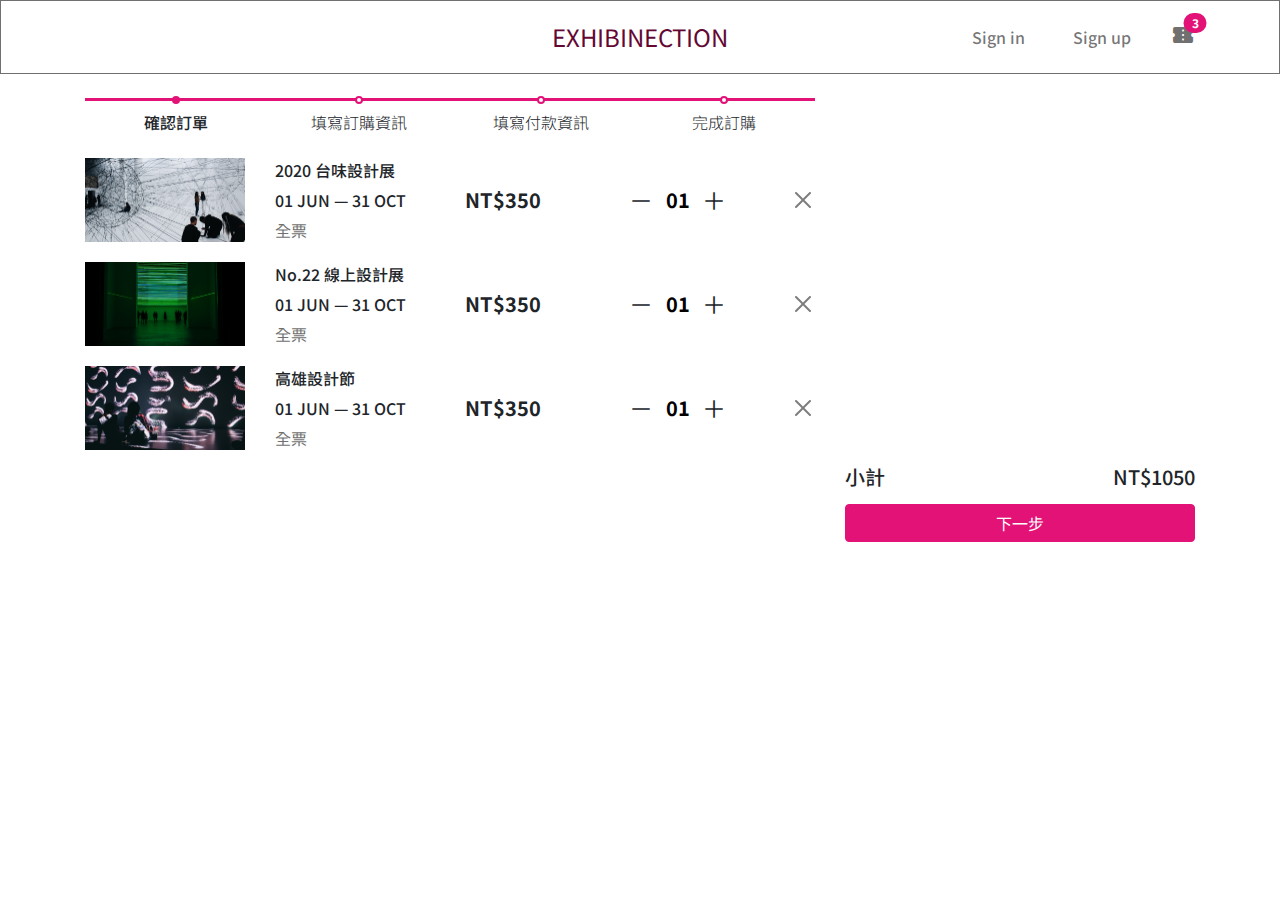
<file: cart-checkout.html>
<!DOCTYPE html>
<html lang="en">

  <head>
    <meta charset="UTF-8">
    <meta name="viewport" content="width=device-width, initial-scale=1.0">
    <meta http-equiv="X-UA-Compatible" content="ie=edge">
    <title>EXHIBINECTION</title>
    <link
      href="https://fonts.googleapis.com/css?family=Material+Icons|Material+Icons+Outlined|Material+Icons+Two+Tone|Material+Icons+Round|Material+Icons+Sharp"
      rel="stylesheet">
      <link rel="stylesheet" href="https://unpkg.com/aos@2.3.1/dist/aos.css">
    <link rel="stylesheet" href="./assets/style/all.css">
  </head>

  <body>

    <!-- 頁首導覽列 -->
<nav class="navbar navbar-expand-lg navbar-light border border-light">
    <div class="container position-relative">
        <!-- 漢堡 -->
        <button class="navbar-toggler" type="button" data-bs-toggle="collapse" data-bs-target="#navbarMenu" aria-controls="navbarMenu" aria-expanded="false" aria-label="Toggle navigation">
            <span class="navbar-toggler-icon"></span>
        </button>
        <!-- 網站 Logo -->
        <a class="navbar-brand position-absolute top-50 start-50 translate-middle" href="./index.html">
            <h1 class="h4 fw-normal lh-1 text-primary">EXHIBINECTION</h1>
        </a>
        <!-- 觸發 Cart 購物車 -->
        <a class="nav-link order-lg-3 p-0 position-relative" href="#" data-bs-toggle="offcanvas" data-bs-target="#cart" aria-controls="cart" data-bs-scroll="true" tabindex="-1">
            <span class="material-icons fz-24">
                confirmation_number
            </span>
            <span class="py-1 px-2 fs-12 bg-secondary text-white position-absolute top-0 start-100 translate-middle badge rounded-pill">3</span>
        </a>
        <!-- NavbarMenu -->
        <div class="collapse navbar-collapse jc-fe ai-c" id="navbarMenu">
            <ul class="navbar-nav">
                <li class="nav-item me-32">
                <a class="nav-link h6" href="#">Sign in</a>
                </li>
                <li class="nav-item me-32">
                <a class="nav-link h6" href="#">Sign up</a>
                </li>
            </ul>
        </div>
    </div>
</nav>

<!-- Cart 購物車內容 -->
<div class="offcanvas offcanvas-end bg-black" tabindex="-1" id="cart" aria-labelledby="cartLabel">
  
  <!-- Cart 購物車 offcanvas-header -->
  <div class="offcanvas-header pt-32 ps-32">
    <h2 id="cartLabel" class="text-white">Cart List</h3>
  </div>

  <!-- Cart 購物車 offcanvas-body -->
  <div class="offcanvas-body fashion-scrollbar ps-32">
    
    <!-- Card 購物車卡片01 -->
    <div class="card rounded-2 pt-28 pb-24 ps-32 pe-24 mb-3 position-relative">
        <button type="button" class="btn-close position-absolute top-0 start-0 m-4" aria-label="Close"></button>
        <div class="row g-0">
          <div class="col-4">
            <img class="img-cover w-100 h-100" src="./assets/images/cart1.jpg" alt="...">
          </div>
          <div class="col-8 ps-16">
            <div class="card-body p-0 h6 d-flex jc-sb ai-c">
                <div class="card-body__info">
                    <h6 class="card-title mb-4">2020 台味設計展</h6>
                    <p class="card-text mb-4">01 JUN — 31 OCT</p>
                    <p class="card-text text-muted mb-14">全票</p>
                    <p class="card-text h5">NT$350</p>
                </div>
                <div class="btn-group d-flex jc-sa" style="width: 110px;" role="group" aria-label="Basic">
                    <button type="button" class="btn fw-bold">－</button>
                    <input type="text" class="form-control p-0 border-0 fw-bold text-black text-center" value="01">
                    <button type="button" class="btn fw-bold">＋</button>
                </div>
            </div>
          </div>
        </div>
    </div>
    
    <!-- Card 購物車卡片02 -->
    <div class="card rounded-2 pt-28 pb-24 ps-32 pe-24 mb-3 position-relative">
        <button type="button" class="btn-close position-absolute top-0 start-0 m-4" aria-label="Close"></button>
        <div class="row g-0">
          <div class="col-4">
            <img class="img-cover w-100 h-100" src="./assets/images/cart2.jpg" alt="...">
          </div>
          <div class="col-8 ps-16">
            <div class="card-body p-0 h6 d-flex jc-sb ai-c">
                <div class="card-body__info">
                    <h6 class="card-title mb-4">2020 台味設計展</h6>
                    <p class="card-text mb-4">01 JUN — 31 OCT</p>
                    <p class="card-text text-muted mb-14">全票</p>
                    <p class="card-text h5">NT$350</p>
                </div>
                <div class="btn-group d-flex jc-sa" style="width: 110px;" role="group" aria-label="Basic">
                    <button type="button" class="btn fw-bold">－</button>
                    <input type="text" class="form-control p-0 border-0 fw-bold text-black text-center" value="01">
                    <button type="button" class="btn fw-bold">＋</button>
                </div>
            </div>
          </div>
        </div>
    </div>
    
    <!-- Card 購物車卡片03 -->
    <div class="card rounded-2 pt-28 pb-24 ps-32 pe-24 mb-3 position-relative">
        <button type="button" class="btn-close position-absolute top-0 start-0 m-4" aria-label="Close"></button>
        <div class="row g-0">
          <div class="col-4">
            <img class="img-cover w-100 h-100" src="./assets/images/cart3.jpg" alt="...">
          </div>
          <div class="col-8 ps-16">
            <div class="card-body p-0 h6 d-flex jc-sb ai-c">
                <div class="card-body__info">
                    <h6 class="card-title mb-4">2020 台味設計展</h6>
                    <p class="card-text mb-4">01 JUN — 31 OCT</p>
                    <p class="card-text text-muted mb-14">全票</p>
                    <p class="card-text h5">NT$350</p>
                </div>
                <div class="btn-group d-flex jc-sa" style="width: 110px;" role="group" aria-label="Basic">
                    <button type="button" class="btn fw-bold">－</button>
                    <input type="text" class="form-control p-0 border-0 fw-bold text-black text-center" value="01">
                    <button type="button" class="btn fw-bold">＋</button>
                </div>
            </div>
          </div>
        </div>
    </div>

  </div>
  
  <!-- Cart 購物車 offcanvas-footer -->
  <div class="offcanvas-footer d-flex jc-sb ai-c pt-16 pb-16 ps-32 pe-32">
      <div class="cartCheckout-info d-flex ai-c">
        <p class="h5 text-white me-24">小計</p>
        <span class="h5 text-white">NT$1050</span>
      </div>
      <a href="./cart-checkout.html" class="btn btn-white px-4 py-2">前往結帳</a>
  </div>

</div>

    
<!-- Timeline -->
<div class="container">
    <div class="row">
        <div class="col-12 col-md-8">
            <div class="row g-0 | timeline">
                <div class="col-3">
                    <div class="timeline-pointer">
                        <h6 class="fz-14 fs-md-6 | mt-12">確認訂單</h6>
                    </div>
                </div>
                <div class="col-3">
                    <div class="timeline-pointer-undone">
                        <h6 class="fz-14 fs-md-6 fw-light | mt-12">填寫訂購資訊</h6>
                    </div>
                </div>
                <div class="col-3">
                    <div class="timeline-pointer-undone">
                        <h6 class="fz-14 fs-md-6 fw-light | mt-12">填寫付款資訊</h6>
                    </div>
                </div>
                <div class="col-3">
                    <div class="timeline-pointer-undone">
                        <h6 class="fz-14 fs-md-6 fw-light | mt-12">完成訂購</h6>
                    </div>
                </div>
            </div>
        </div>
    </div>
</div>

<div class="container">
    <div class="row flex-row-reverse flex-md-row">
        <!-- 訂單內容 -->
        <div class="col-12 col-md-8">
            <!-- 訂單 1 -->
            <div class="row | mb-20">
                <div class="col-3 h-84">
                    <img class="img-cover w-100 h-100" src="./assets/images/cart1.jpg" alt="2020 台味設計展">
                </div>
                <div class="col-3 d-flex flex-column jc-sb">
                    <h6>2020 台味設計展</h6>
                    <h6>01 JUN — 31 OCT</h6>
                    <p class="text-light">全票</p>
                </div>
                <div class="col-6 | d-flex jc-sb ai-c">
                    <h5 class="fw-bold | fs-6 fs-md-5">NT$350</h5>
                    <div class="w-100px | btn-group | d-flex jc-sa ai-c" role="group" aria-label="Basic">
                        <button type="button" class="btn | fs-5 fs-md-4">
                            －
                        </button>
                        <input 
                            style="width: 24px;"
                            type="text" 
                            class="fs-6 fs-md-5 p-0 border-0 fw-bold text-black text-center" 
                            value="01">
                        <button type="button" class="btn | fs-5 fs-md-4">
                            ＋
                        </button>
                    </div>
                    <button type="button" class="btn-close" aria-label="Close"></button>
                </div>
            </div>

            <!-- 訂單 2 -->
            <div class="row | mb-20">
                <div class="col-3 h-84">
                    <img class="img-cover w-100 h-100" src="./assets/images/cart2.jpg" alt="No.22 線上設計展">
                </div>
                <div class="col-3 d-flex flex-column jc-sb">
                    <h6>No.22 線上設計展</h6>
                    <h6>01 JUN — 31 OCT</h6>
                    <p class="text-light">全票</p>
                </div>
                <div class="col-6 | d-flex jc-sb ai-c">
                    <h5 class="fw-bold | fs-6 fs-md-5">NT$350</h5>
                    <div class="w-100px | btn-group | d-flex jc-sa ai-c" role="group" aria-label="Basic">
                        <button type="button" class="btn | fs-5 fs-md-4">
                            －
                        </button>
                        <input 
                            style="width: 24px;"
                            type="text" 
                            class="fs-6 fs-md-5 p-0 border-0 fw-bold text-black text-center" 
                            value="01">
                        <button type="button" class="btn | fs-5 fs-md-4">
                            ＋
                        </button>
                    </div>
                    <button type="button" class="btn-close" aria-label="Close"></button>
                </div>
            </div>

            <!-- 訂單 3 -->
            <div class="row">
                <div class="col-3 h-84">
                    <img class="img-cover w-100 h-100" src="./assets/images/cart3.jpg" alt="高雄設計節">
                </div>
                <div class="col-3 d-flex flex-column jc-sb">
                    <h6>高雄設計節</h6>
                    <h6>01 JUN — 31 OCT</h6>
                    <p class="text-light">全票</p>
                </div>
                <div class="col-6 | d-flex jc-sb ai-c">
                    <h5 class="fw-bold | fs-6 fs-md-5">NT$350</h5>
                    <div class="w-100px | btn-group | d-flex jc-sa ai-c" role="group" aria-label="Basic">
                        <button type="button" class="btn | fs-5 fs-md-4">
                            －
                        </button>
                        <input 
                            style="width: 24px;"
                            type="text" 
                            class="fs-6 fs-md-5 p-0 border-0 fw-bold text-black text-center" 
                            value="01">
                        <button type="button" class="btn | fs-5 fs-md-4">
                            ＋
                        </button>
                    </div>
                    <button type="button" class="btn-close" aria-label="Close"></button>
                </div>
            </div>

        </div>
        <!-- Info -->
        <div class="col-12 col-md-4"></div>
    </div>
    <div class="row | my-3">
        <!-- 下一步 -->
        <div class="col-12 offset-md-8 col-md-4">
            <!-- subtotal -->
            <div class="d-flex jc-sb | mb-12">
                <p class="h5">小計</p>
                <p class="h5">NT$1050</p>
            </div>
            <!-- Button -->
            <a href="./checkout-orderer.html">
                <button class="btn btn-secondary w-100" type="button">
                    下一步
                </button>
            </a>
        </div>
    </div>
</div>


    <!-- script -->
    <script src="https://unpkg.com/aos@2.3.1/dist/aos.js"></script>
    <script src="./assets/js/vendors.js"></script>
    <script src="./assets/js/all.js"></script>
  </body>

</html>
</file>
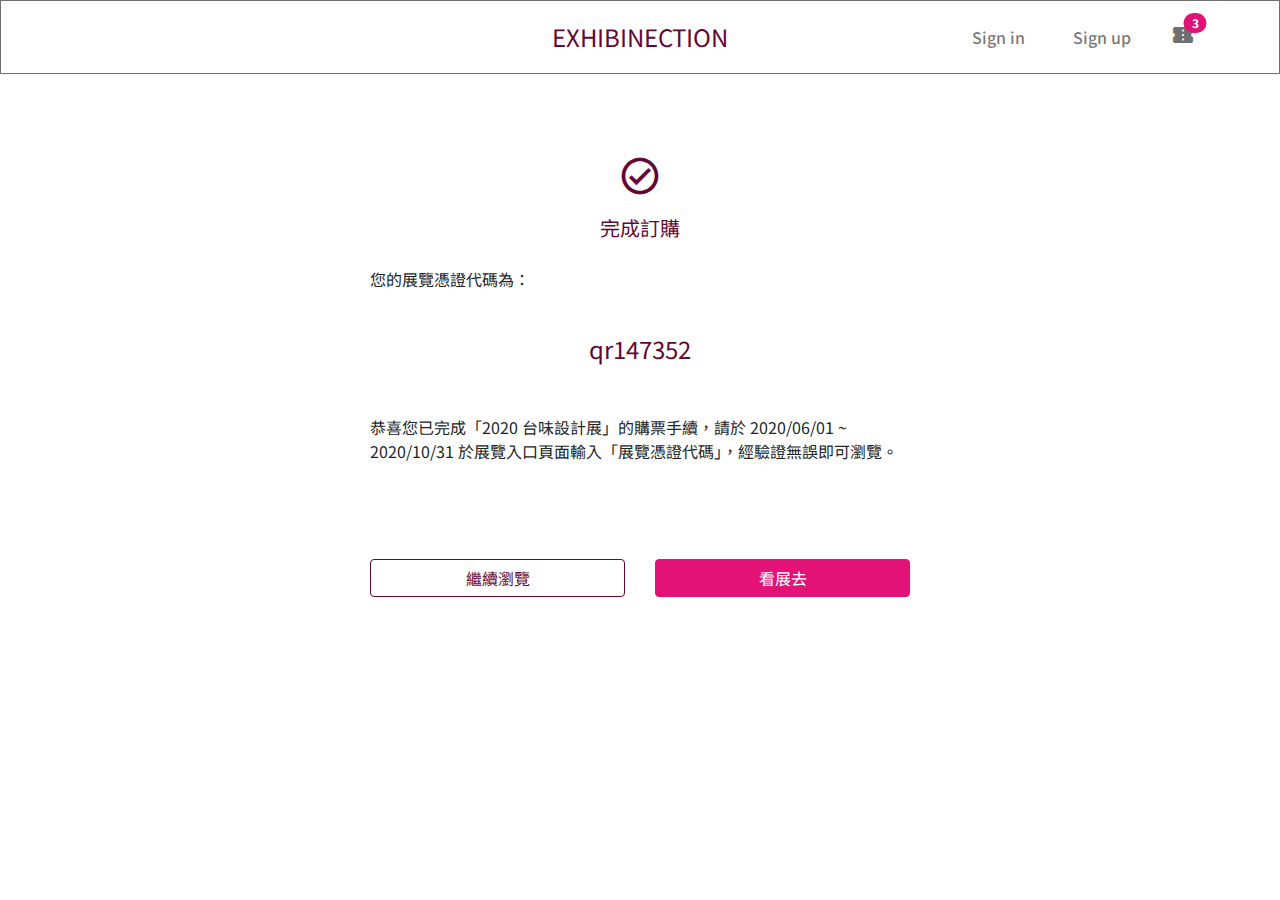
<file: checkout-complete.html>
<!DOCTYPE html>
<html lang="en">

  <head>
    <meta charset="UTF-8">
    <meta name="viewport" content="width=device-width, initial-scale=1.0">
    <meta http-equiv="X-UA-Compatible" content="ie=edge">
    <title>EXHIBINECTION</title>
    <link
      href="https://fonts.googleapis.com/css?family=Material+Icons|Material+Icons+Outlined|Material+Icons+Two+Tone|Material+Icons+Round|Material+Icons+Sharp"
      rel="stylesheet">
      <link rel="stylesheet" href="https://unpkg.com/aos@2.3.1/dist/aos.css">
    <link rel="stylesheet" href="./assets/style/all.css">
  </head>

  <body>

    <!-- 頁首導覽列 -->
<nav class="navbar navbar-expand-lg navbar-light border border-light">
    <div class="container position-relative">
        <!-- 漢堡 -->
        <button class="navbar-toggler" type="button" data-bs-toggle="collapse" data-bs-target="#navbarMenu" aria-controls="navbarMenu" aria-expanded="false" aria-label="Toggle navigation">
            <span class="navbar-toggler-icon"></span>
        </button>
        <!-- 網站 Logo -->
        <a class="navbar-brand position-absolute top-50 start-50 translate-middle" href="./index.html">
            <h1 class="h4 fw-normal lh-1 text-primary">EXHIBINECTION</h1>
        </a>
        <!-- 觸發 Cart 購物車 -->
        <a class="nav-link order-lg-3 p-0 position-relative" href="#" data-bs-toggle="offcanvas" data-bs-target="#cart" aria-controls="cart" data-bs-scroll="true" tabindex="-1">
            <span class="material-icons fz-24">
                confirmation_number
            </span>
            <span class="py-1 px-2 fs-12 bg-secondary text-white position-absolute top-0 start-100 translate-middle badge rounded-pill">3</span>
        </a>
        <!-- NavbarMenu -->
        <div class="collapse navbar-collapse jc-fe ai-c" id="navbarMenu">
            <ul class="navbar-nav">
                <li class="nav-item me-32">
                <a class="nav-link h6" href="#">Sign in</a>
                </li>
                <li class="nav-item me-32">
                <a class="nav-link h6" href="#">Sign up</a>
                </li>
            </ul>
        </div>
    </div>
</nav>

<!-- Cart 購物車內容 -->
<div class="offcanvas offcanvas-end bg-black" tabindex="-1" id="cart" aria-labelledby="cartLabel">
  
  <!-- Cart 購物車 offcanvas-header -->
  <div class="offcanvas-header pt-32 ps-32">
    <h2 id="cartLabel" class="text-white">Cart List</h3>
  </div>

  <!-- Cart 購物車 offcanvas-body -->
  <div class="offcanvas-body fashion-scrollbar ps-32">
    
    <!-- Card 購物車卡片01 -->
    <div class="card rounded-2 pt-28 pb-24 ps-32 pe-24 mb-3 position-relative">
        <button type="button" class="btn-close position-absolute top-0 start-0 m-4" aria-label="Close"></button>
        <div class="row g-0">
          <div class="col-4">
            <img class="img-cover w-100 h-100" src="./assets/images/cart1.jpg" alt="...">
          </div>
          <div class="col-8 ps-16">
            <div class="card-body p-0 h6 d-flex jc-sb ai-c">
                <div class="card-body__info">
                    <h6 class="card-title mb-4">2020 台味設計展</h6>
                    <p class="card-text mb-4">01 JUN — 31 OCT</p>
                    <p class="card-text text-muted mb-14">全票</p>
                    <p class="card-text h5">NT$350</p>
                </div>
                <div class="btn-group d-flex jc-sa" style="width: 110px;" role="group" aria-label="Basic">
                    <button type="button" class="btn fw-bold">－</button>
                    <input type="text" class="form-control p-0 border-0 fw-bold text-black text-center" value="01">
                    <button type="button" class="btn fw-bold">＋</button>
                </div>
            </div>
          </div>
        </div>
    </div>
    
    <!-- Card 購物車卡片02 -->
    <div class="card rounded-2 pt-28 pb-24 ps-32 pe-24 mb-3 position-relative">
        <button type="button" class="btn-close position-absolute top-0 start-0 m-4" aria-label="Close"></button>
        <div class="row g-0">
          <div class="col-4">
            <img class="img-cover w-100 h-100" src="./assets/images/cart2.jpg" alt="...">
          </div>
          <div class="col-8 ps-16">
            <div class="card-body p-0 h6 d-flex jc-sb ai-c">
                <div class="card-body__info">
                    <h6 class="card-title mb-4">2020 台味設計展</h6>
                    <p class="card-text mb-4">01 JUN — 31 OCT</p>
                    <p class="card-text text-muted mb-14">全票</p>
                    <p class="card-text h5">NT$350</p>
                </div>
                <div class="btn-group d-flex jc-sa" style="width: 110px;" role="group" aria-label="Basic">
                    <button type="button" class="btn fw-bold">－</button>
                    <input type="text" class="form-control p-0 border-0 fw-bold text-black text-center" value="01">
                    <button type="button" class="btn fw-bold">＋</button>
                </div>
            </div>
          </div>
        </div>
    </div>
    
    <!-- Card 購物車卡片03 -->
    <div class="card rounded-2 pt-28 pb-24 ps-32 pe-24 mb-3 position-relative">
        <button type="button" class="btn-close position-absolute top-0 start-0 m-4" aria-label="Close"></button>
        <div class="row g-0">
          <div class="col-4">
            <img class="img-cover w-100 h-100" src="./assets/images/cart3.jpg" alt="...">
          </div>
          <div class="col-8 ps-16">
            <div class="card-body p-0 h6 d-flex jc-sb ai-c">
                <div class="card-body__info">
                    <h6 class="card-title mb-4">2020 台味設計展</h6>
                    <p class="card-text mb-4">01 JUN — 31 OCT</p>
                    <p class="card-text text-muted mb-14">全票</p>
                    <p class="card-text h5">NT$350</p>
                </div>
                <div class="btn-group d-flex jc-sa" style="width: 110px;" role="group" aria-label="Basic">
                    <button type="button" class="btn fw-bold">－</button>
                    <input type="text" class="form-control p-0 border-0 fw-bold text-black text-center" value="01">
                    <button type="button" class="btn fw-bold">＋</button>
                </div>
            </div>
          </div>
        </div>
    </div>

  </div>
  
  <!-- Cart 購物車 offcanvas-footer -->
  <div class="offcanvas-footer d-flex jc-sb ai-c pt-16 pb-16 ps-32 pe-32">
      <div class="cartCheckout-info d-flex ai-c">
        <p class="h5 text-white me-24">小計</p>
        <span class="h5 text-white">NT$1050</span>
      </div>
      <a href="./cart-checkout.html" class="btn btn-white px-4 py-2">前往結帳</a>
  </div>

</div>

    
<div class="container | mt-42 mt-md-80 mt-lg-102">
    <div class="row">
        <div class="col-12 offset-md-3 col-md-6">
            <p class="text-center | mb-md-10">
                <span class="material-icons-outlined | text-primary fz-44">check_circle</span>
            </p>
            <p class="fs-5 text-primary | text-center | mb-md-24">完成訂購</p>
            <p class="fs-6 | mb-md-40">
                您的展覽憑證代碼為：
            </p>
            <p class="fs-4 text-primary | text-center | mb-42 mb-md-48">qr147352</p>
            <p class="fs-6">
                恭喜您已完成「2020 台味設計展」的購票手續，請於 2020/06/01 ~ 2020/10/31 於展覽入口頁面輸入「展覽憑證代碼」，經驗證無誤即可瀏覽。
            </p>
            
            <div class="row mt-80 mt-md-96 mb-80 mb-md-96">
                <!-- 繼續瀏覽 & 看展去 -->
                <div class="col-6">
                    <a href="./design.html">
                        <button class="btn btn-outline-primary w-100" type="button">
                            繼續瀏覽
                        </button>
                    </a>
                </div>
                <div class="col-6">
                    <a href="./index.html">
                        <button class="btn btn-secondary w-100" type="button">
                            看展去
                        </button>
                    </a>
                </div>
            </div>
        </div>
    </div>
</div>


    <!-- script -->
    <script src="https://unpkg.com/aos@2.3.1/dist/aos.js"></script>
    <script src="./assets/js/vendors.js"></script>
    <script src="./assets/js/all.js"></script>
  </body>

</html>
</file>
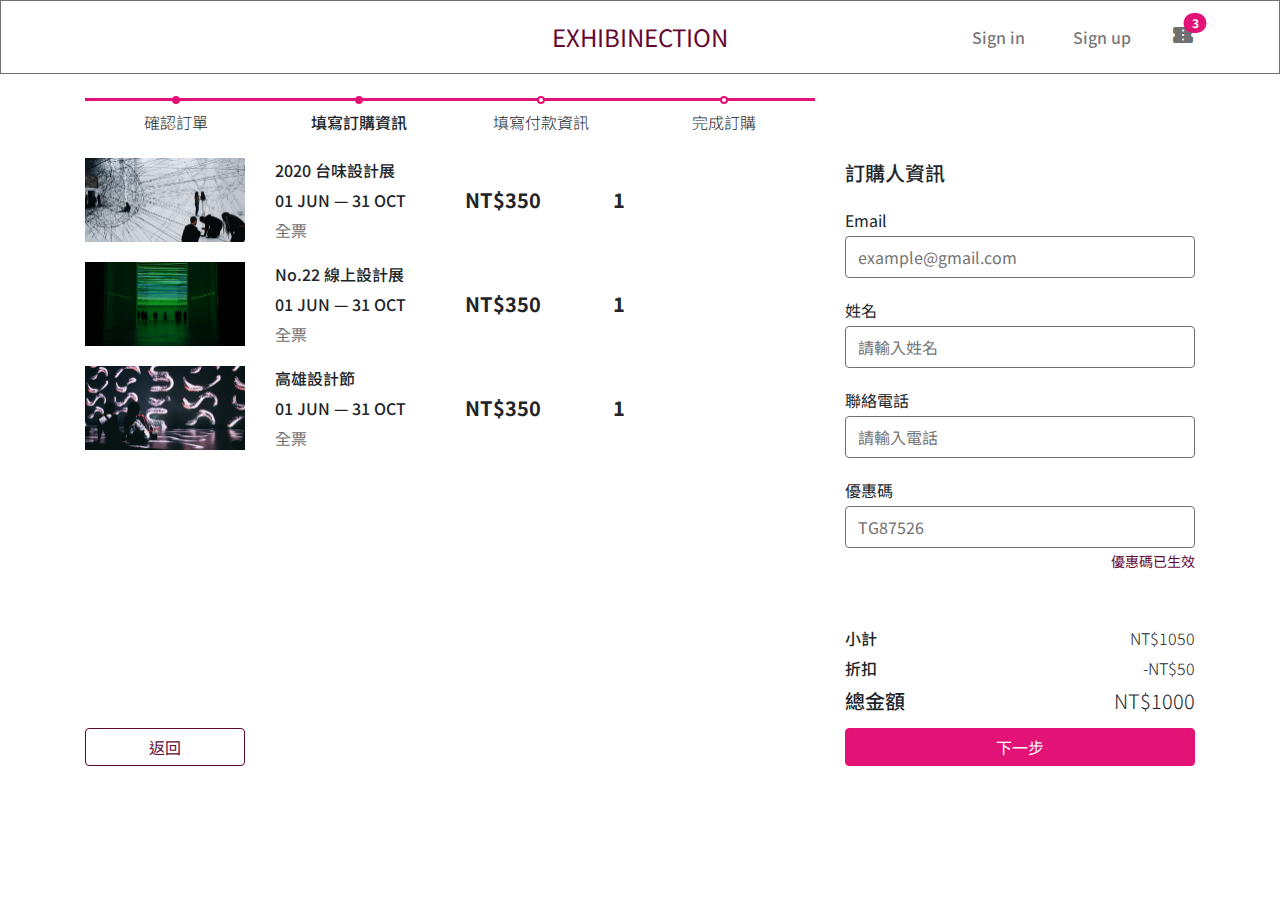
<file: checkout-orderer.html>
<!DOCTYPE html>
<html lang="en">

  <head>
    <meta charset="UTF-8">
    <meta name="viewport" content="width=device-width, initial-scale=1.0">
    <meta http-equiv="X-UA-Compatible" content="ie=edge">
    <title>EXHIBINECTION</title>
    <link
      href="https://fonts.googleapis.com/css?family=Material+Icons|Material+Icons+Outlined|Material+Icons+Two+Tone|Material+Icons+Round|Material+Icons+Sharp"
      rel="stylesheet">
      <link rel="stylesheet" href="https://unpkg.com/aos@2.3.1/dist/aos.css">
    <link rel="stylesheet" href="./assets/style/all.css">
  </head>

  <body>

    <!-- 頁首導覽列 -->
<nav class="navbar navbar-expand-lg navbar-light border border-light">
    <div class="container position-relative">
        <!-- 漢堡 -->
        <button class="navbar-toggler" type="button" data-bs-toggle="collapse" data-bs-target="#navbarMenu" aria-controls="navbarMenu" aria-expanded="false" aria-label="Toggle navigation">
            <span class="navbar-toggler-icon"></span>
        </button>
        <!-- 網站 Logo -->
        <a class="navbar-brand position-absolute top-50 start-50 translate-middle" href="./index.html">
            <h1 class="h4 fw-normal lh-1 text-primary">EXHIBINECTION</h1>
        </a>
        <!-- 觸發 Cart 購物車 -->
        <a class="nav-link order-lg-3 p-0 position-relative" href="#" data-bs-toggle="offcanvas" data-bs-target="#cart" aria-controls="cart" data-bs-scroll="true" tabindex="-1">
            <span class="material-icons fz-24">
                confirmation_number
            </span>
            <span class="py-1 px-2 fs-12 bg-secondary text-white position-absolute top-0 start-100 translate-middle badge rounded-pill">3</span>
        </a>
        <!-- NavbarMenu -->
        <div class="collapse navbar-collapse jc-fe ai-c" id="navbarMenu">
            <ul class="navbar-nav">
                <li class="nav-item me-32">
                <a class="nav-link h6" href="#">Sign in</a>
                </li>
                <li class="nav-item me-32">
                <a class="nav-link h6" href="#">Sign up</a>
                </li>
            </ul>
        </div>
    </div>
</nav>

<!-- Cart 購物車內容 -->
<div class="offcanvas offcanvas-end bg-black" tabindex="-1" id="cart" aria-labelledby="cartLabel">
  
  <!-- Cart 購物車 offcanvas-header -->
  <div class="offcanvas-header pt-32 ps-32">
    <h2 id="cartLabel" class="text-white">Cart List</h3>
  </div>

  <!-- Cart 購物車 offcanvas-body -->
  <div class="offcanvas-body fashion-scrollbar ps-32">
    
    <!-- Card 購物車卡片01 -->
    <div class="card rounded-2 pt-28 pb-24 ps-32 pe-24 mb-3 position-relative">
        <button type="button" class="btn-close position-absolute top-0 start-0 m-4" aria-label="Close"></button>
        <div class="row g-0">
          <div class="col-4">
            <img class="img-cover w-100 h-100" src="./assets/images/cart1.jpg" alt="...">
          </div>
          <div class="col-8 ps-16">
            <div class="card-body p-0 h6 d-flex jc-sb ai-c">
                <div class="card-body__info">
                    <h6 class="card-title mb-4">2020 台味設計展</h6>
                    <p class="card-text mb-4">01 JUN — 31 OCT</p>
                    <p class="card-text text-muted mb-14">全票</p>
                    <p class="card-text h5">NT$350</p>
                </div>
                <div class="btn-group d-flex jc-sa" style="width: 110px;" role="group" aria-label="Basic">
                    <button type="button" class="btn fw-bold">－</button>
                    <input type="text" class="form-control p-0 border-0 fw-bold text-black text-center" value="01">
                    <button type="button" class="btn fw-bold">＋</button>
                </div>
            </div>
          </div>
        </div>
    </div>
    
    <!-- Card 購物車卡片02 -->
    <div class="card rounded-2 pt-28 pb-24 ps-32 pe-24 mb-3 position-relative">
        <button type="button" class="btn-close position-absolute top-0 start-0 m-4" aria-label="Close"></button>
        <div class="row g-0">
          <div class="col-4">
            <img class="img-cover w-100 h-100" src="./assets/images/cart2.jpg" alt="...">
          </div>
          <div class="col-8 ps-16">
            <div class="card-body p-0 h6 d-flex jc-sb ai-c">
                <div class="card-body__info">
                    <h6 class="card-title mb-4">2020 台味設計展</h6>
                    <p class="card-text mb-4">01 JUN — 31 OCT</p>
                    <p class="card-text text-muted mb-14">全票</p>
                    <p class="card-text h5">NT$350</p>
                </div>
                <div class="btn-group d-flex jc-sa" style="width: 110px;" role="group" aria-label="Basic">
                    <button type="button" class="btn fw-bold">－</button>
                    <input type="text" class="form-control p-0 border-0 fw-bold text-black text-center" value="01">
                    <button type="button" class="btn fw-bold">＋</button>
                </div>
            </div>
          </div>
        </div>
    </div>
    
    <!-- Card 購物車卡片03 -->
    <div class="card rounded-2 pt-28 pb-24 ps-32 pe-24 mb-3 position-relative">
        <button type="button" class="btn-close position-absolute top-0 start-0 m-4" aria-label="Close"></button>
        <div class="row g-0">
          <div class="col-4">
            <img class="img-cover w-100 h-100" src="./assets/images/cart3.jpg" alt="...">
          </div>
          <div class="col-8 ps-16">
            <div class="card-body p-0 h6 d-flex jc-sb ai-c">
                <div class="card-body__info">
                    <h6 class="card-title mb-4">2020 台味設計展</h6>
                    <p class="card-text mb-4">01 JUN — 31 OCT</p>
                    <p class="card-text text-muted mb-14">全票</p>
                    <p class="card-text h5">NT$350</p>
                </div>
                <div class="btn-group d-flex jc-sa" style="width: 110px;" role="group" aria-label="Basic">
                    <button type="button" class="btn fw-bold">－</button>
                    <input type="text" class="form-control p-0 border-0 fw-bold text-black text-center" value="01">
                    <button type="button" class="btn fw-bold">＋</button>
                </div>
            </div>
          </div>
        </div>
    </div>

  </div>
  
  <!-- Cart 購物車 offcanvas-footer -->
  <div class="offcanvas-footer d-flex jc-sb ai-c pt-16 pb-16 ps-32 pe-32">
      <div class="cartCheckout-info d-flex ai-c">
        <p class="h5 text-white me-24">小計</p>
        <span class="h5 text-white">NT$1050</span>
      </div>
      <a href="./cart-checkout.html" class="btn btn-white px-4 py-2">前往結帳</a>
  </div>

</div>

    
<!-- Timeline -->
<div class="container">
    <div class="row">
        <div class="col-12 col-md-8">
            <div class="row g-0 | timeline">
                <div class="col-3">
                    <div class="timeline-pointer">
                        <h6 class="fz-14 fs-md-6 fw-light | mt-12">確認訂單</h6>
                    </div>
                </div>
                <div class="col-3">
                    <div class="timeline-pointer">
                        <h6 class="fz-14 fs-md-6 | mt-12">填寫訂購資訊</h6>
                    </div>
                </div>
                <div class="col-3">
                    <div class="timeline-pointer-undone">
                        <h6 class="fz-14 fs-md-6 fw-light | mt-12">填寫付款資訊</h6>
                    </div>
                </div>
                <div class="col-3">
                    <div class="timeline-pointer-undone">
                        <h6 class="fz-14 fs-md-6 fw-light | mt-12">完成訂購</h6>
                    </div>
                </div>
            </div>
        </div>
    </div>
</div>

<div class="container">
    <div class="row flex-column-reverse flex-md-row">
        <!-- 訂單內容 -->
        <div class="col-12 col-md-8 col-lg-6">
            <!-- 訂單 1 -->
            <div class="row | mb-20">
                <div class="col-6 col-md-4 h-84">
                    <img class="img-cover w-100 h-100" src="./assets/images/cart1.jpg" alt="2020 台味設計展">
                </div>
                <div class="col-6 col-md-4 d-flex flex-column jc-sb">
                    <h6>2020 台味設計展</h6>
                    <h6>01 JUN — 31 OCT</h6>
                    <p class="text-light">全票</p>
                </div>
                <div class="d-none col-md-4 | d-md-flex jc-sb ai-c">
                    <h5 class="fw-bold">NT$350</h5>
                    <h5 class="fw-bold">1</h5>
                </div>
            </div>

            <!-- 訂單 2 -->
            <div class="row | mb-20">
                <div class="col-6 col-md-4 h-84">
                    <img class="img-cover w-100 h-100" src="./assets/images/cart2.jpg" alt="No.22 線上設計展">
                </div>
                <div class="col-6 col-md-4 d-flex flex-column jc-sb">
                    <h6>No.22 線上設計展</h6>
                    <h6>01 JUN — 31 OCT</h6>
                    <p class="text-light">全票</p>
                </div>
                <div class="d-none col-md-4 | d-md-flex jc-sb ai-c">
                    <h5 class="fw-bold">NT$350</h5>
                    <h5 class="fw-bold">1</h5>
                </div>
            </div>

            <!-- 訂單 3 -->
            <div class="row">
                <div class="col-6 col-md-4 h-84">
                    <img class="img-cover w-100 h-100" src="./assets/images/cart3.jpg" alt="高雄設計節">
                </div>
                <div class="col-6 col-md-4 d-flex flex-column jc-sb">
                    <h6>高雄設計節</h6>
                    <h6>01 JUN — 31 OCT</h6>
                    <p class="text-light">全票</p>
                </div>
                <div class="d-none col-md-4 | d-md-flex jc-sb ai-c">
                    <h5 class="fw-bold">NT$350</h5>
                    <h5 class="fw-bold">1</h5>
                </div>
            </div>

        </div>
        <!-- Info -->
        <div class="col-12 col-md-4 offset-lg-2 col-lg-4 | mb-24 mb-md-0">
            <h5>訂購人資訊</h5>
            <div class="oderder-info mb-54">
                <form action="">
                    <div class="mt-20">
                        <label for="femail" class="mb-4">Email</label><br>
                        <input class="border rounded w-100 | py-2 px-3" type="email" id="femail" name="femail" placeholder="example@gmail.com" value="">
                    </div>
                    <div class="mt-20">
                        <label for="fname" class="mb-4">姓名</label><br>
                        <input class="border rounded w-100 | py-2 px-3" type="text" id="fname" name="fname" placeholder="請輸入姓名" value="">
                    </div>
                    <div class="mt-20">
                        <label for="fphone" class="mb-4">聯絡電話</label><br>
                        <input class="border rounded w-100 | py-2 px-3" type="tel" id="fphone" name="fphone" placeholder="請輸入電話" value="">
                    </div>
                    <div class="mt-20">
                        <label for="fcoupon" class="mb-4">優惠碼</label><br>
                        <input class="border rounded w-100 | py-2 px-3 | text-light" type="tel" id="fcoupon" name="fcoupon" value="TG87526" readonly>
                    </div>
                    <span class="d-block text-end text-primary"><small>優惠碼已生效</small></span>
                </form>
            </div>
            <!-- subtotal -->
            <div class="d-flex jc-sb | mb-6">
                <p class="fw-500">小計</p>
                <p class="fw-light">NT$1050</p>
            </div>
            <div class="d-flex jc-sb | mb-6">
                <p class="fw-500">折扣</p>
                <p class="fw-light">-NT$50</p>
            </div>
            <div class="d-flex jc-sb">
                <p class="fs-5 fw-500">總金額</p>
                <p class="fs-5 fw-light">NT$1000</p>
            </div>
        </div>
    </div>
    <div class="row d-flex jc-sb | my-9 my-md-3">
        <!-- 返回 & 下一步 -->
        <div class="col-6 col-md-2">
            <a href="./cart-checkout.html">
                <button class="btn btn-outline-primary w-100" type="button">
                    返回
                </button>
            </a>
        </div>
        <div class="col-6 col-md-4">
            <a href="./checkout-payment.html">
                <button class="btn btn-secondary w-100" type="button">
                    下一步
                </button>
            </a>
        </div>
    </div>
</div>


    <!-- script -->
    <script src="https://unpkg.com/aos@2.3.1/dist/aos.js"></script>
    <script src="./assets/js/vendors.js"></script>
    <script src="./assets/js/all.js"></script>
  </body>

</html>
</file>
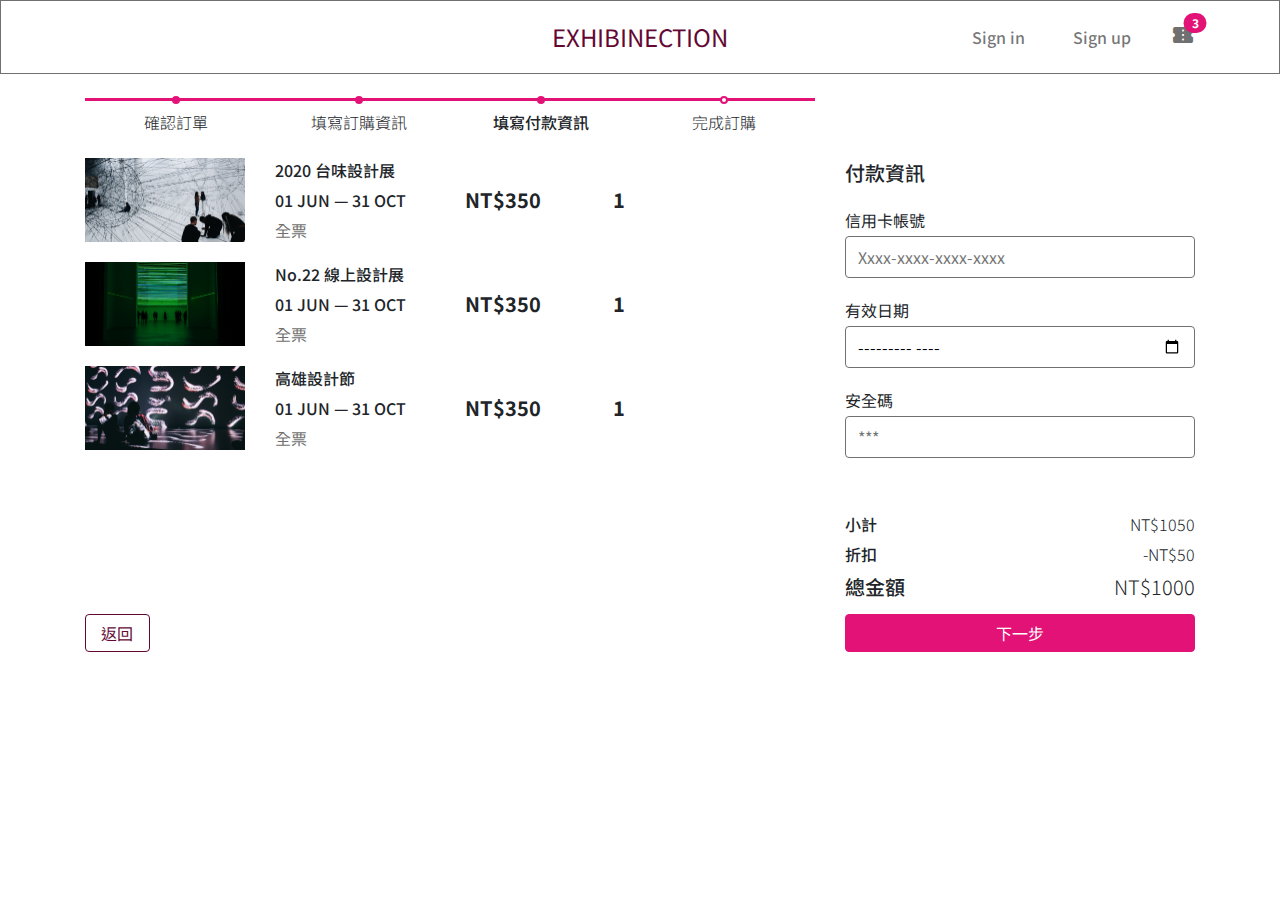
<file: checkout-payment.html>
<!DOCTYPE html>
<html lang="en">

  <head>
    <meta charset="UTF-8">
    <meta name="viewport" content="width=device-width, initial-scale=1.0">
    <meta http-equiv="X-UA-Compatible" content="ie=edge">
    <title>EXHIBINECTION</title>
    <link
      href="https://fonts.googleapis.com/css?family=Material+Icons|Material+Icons+Outlined|Material+Icons+Two+Tone|Material+Icons+Round|Material+Icons+Sharp"
      rel="stylesheet">
      <link rel="stylesheet" href="https://unpkg.com/aos@2.3.1/dist/aos.css">
    <link rel="stylesheet" href="./assets/style/all.css">
  </head>

  <body>

    <!-- 頁首導覽列 -->
<nav class="navbar navbar-expand-lg navbar-light border border-light">
    <div class="container position-relative">
        <!-- 漢堡 -->
        <button class="navbar-toggler" type="button" data-bs-toggle="collapse" data-bs-target="#navbarMenu" aria-controls="navbarMenu" aria-expanded="false" aria-label="Toggle navigation">
            <span class="navbar-toggler-icon"></span>
        </button>
        <!-- 網站 Logo -->
        <a class="navbar-brand position-absolute top-50 start-50 translate-middle" href="./index.html">
            <h1 class="h4 fw-normal lh-1 text-primary">EXHIBINECTION</h1>
        </a>
        <!-- 觸發 Cart 購物車 -->
        <a class="nav-link order-lg-3 p-0 position-relative" href="#" data-bs-toggle="offcanvas" data-bs-target="#cart" aria-controls="cart" data-bs-scroll="true" tabindex="-1">
            <span class="material-icons fz-24">
                confirmation_number
            </span>
            <span class="py-1 px-2 fs-12 bg-secondary text-white position-absolute top-0 start-100 translate-middle badge rounded-pill">3</span>
        </a>
        <!-- NavbarMenu -->
        <div class="collapse navbar-collapse jc-fe ai-c" id="navbarMenu">
            <ul class="navbar-nav">
                <li class="nav-item me-32">
                <a class="nav-link h6" href="#">Sign in</a>
                </li>
                <li class="nav-item me-32">
                <a class="nav-link h6" href="#">Sign up</a>
                </li>
            </ul>
        </div>
    </div>
</nav>

<!-- Cart 購物車內容 -->
<div class="offcanvas offcanvas-end bg-black" tabindex="-1" id="cart" aria-labelledby="cartLabel">
  
  <!-- Cart 購物車 offcanvas-header -->
  <div class="offcanvas-header pt-32 ps-32">
    <h2 id="cartLabel" class="text-white">Cart List</h3>
  </div>

  <!-- Cart 購物車 offcanvas-body -->
  <div class="offcanvas-body fashion-scrollbar ps-32">
    
    <!-- Card 購物車卡片01 -->
    <div class="card rounded-2 pt-28 pb-24 ps-32 pe-24 mb-3 position-relative">
        <button type="button" class="btn-close position-absolute top-0 start-0 m-4" aria-label="Close"></button>
        <div class="row g-0">
          <div class="col-4">
            <img class="img-cover w-100 h-100" src="./assets/images/cart1.jpg" alt="...">
          </div>
          <div class="col-8 ps-16">
            <div class="card-body p-0 h6 d-flex jc-sb ai-c">
                <div class="card-body__info">
                    <h6 class="card-title mb-4">2020 台味設計展</h6>
                    <p class="card-text mb-4">01 JUN — 31 OCT</p>
                    <p class="card-text text-muted mb-14">全票</p>
                    <p class="card-text h5">NT$350</p>
                </div>
                <div class="btn-group d-flex jc-sa" style="width: 110px;" role="group" aria-label="Basic">
                    <button type="button" class="btn fw-bold">－</button>
                    <input type="text" class="form-control p-0 border-0 fw-bold text-black text-center" value="01">
                    <button type="button" class="btn fw-bold">＋</button>
                </div>
            </div>
          </div>
        </div>
    </div>
    
    <!-- Card 購物車卡片02 -->
    <div class="card rounded-2 pt-28 pb-24 ps-32 pe-24 mb-3 position-relative">
        <button type="button" class="btn-close position-absolute top-0 start-0 m-4" aria-label="Close"></button>
        <div class="row g-0">
          <div class="col-4">
            <img class="img-cover w-100 h-100" src="./assets/images/cart2.jpg" alt="...">
          </div>
          <div class="col-8 ps-16">
            <div class="card-body p-0 h6 d-flex jc-sb ai-c">
                <div class="card-body__info">
                    <h6 class="card-title mb-4">2020 台味設計展</h6>
                    <p class="card-text mb-4">01 JUN — 31 OCT</p>
                    <p class="card-text text-muted mb-14">全票</p>
                    <p class="card-text h5">NT$350</p>
                </div>
                <div class="btn-group d-flex jc-sa" style="width: 110px;" role="group" aria-label="Basic">
                    <button type="button" class="btn fw-bold">－</button>
                    <input type="text" class="form-control p-0 border-0 fw-bold text-black text-center" value="01">
                    <button type="button" class="btn fw-bold">＋</button>
                </div>
            </div>
          </div>
        </div>
    </div>
    
    <!-- Card 購物車卡片03 -->
    <div class="card rounded-2 pt-28 pb-24 ps-32 pe-24 mb-3 position-relative">
        <button type="button" class="btn-close position-absolute top-0 start-0 m-4" aria-label="Close"></button>
        <div class="row g-0">
          <div class="col-4">
            <img class="img-cover w-100 h-100" src="./assets/images/cart3.jpg" alt="...">
          </div>
          <div class="col-8 ps-16">
            <div class="card-body p-0 h6 d-flex jc-sb ai-c">
                <div class="card-body__info">
                    <h6 class="card-title mb-4">2020 台味設計展</h6>
                    <p class="card-text mb-4">01 JUN — 31 OCT</p>
                    <p class="card-text text-muted mb-14">全票</p>
                    <p class="card-text h5">NT$350</p>
                </div>
                <div class="btn-group d-flex jc-sa" style="width: 110px;" role="group" aria-label="Basic">
                    <button type="button" class="btn fw-bold">－</button>
                    <input type="text" class="form-control p-0 border-0 fw-bold text-black text-center" value="01">
                    <button type="button" class="btn fw-bold">＋</button>
                </div>
            </div>
          </div>
        </div>
    </div>

  </div>
  
  <!-- Cart 購物車 offcanvas-footer -->
  <div class="offcanvas-footer d-flex jc-sb ai-c pt-16 pb-16 ps-32 pe-32">
      <div class="cartCheckout-info d-flex ai-c">
        <p class="h5 text-white me-24">小計</p>
        <span class="h5 text-white">NT$1050</span>
      </div>
      <a href="./cart-checkout.html" class="btn btn-white px-4 py-2">前往結帳</a>
  </div>

</div>

    
<!-- Timeline -->
<div class="container">
    <div class="row">
        <div class="col-12 col-md-8">
            <div class="row g-0 | timeline">
                <div class="col-3">
                    <div class="timeline-pointer">
                        <h6 class="fz-14 fs-md-6 fw-light | mt-12">確認訂單</h6>
                    </div>
                </div>
                <div class="col-3">
                    <div class="timeline-pointer">
                        <h6 class="fz-14 fs-md-6 fw-light | mt-12">填寫訂購資訊</h6>
                    </div>
                </div>
                <div class="col-3">
                    <div class="timeline-pointer">
                        <h6 class="fz-14 fs-md-6 | mt-12">填寫付款資訊</h6>
                    </div>
                </div>
                <div class="col-3">
                    <div class="timeline-pointer-undone">
                        <h6 class="fz-14 fs-md-6 fw-light | mt-12">完成訂購</h6>
                    </div>
                </div>
            </div>
        </div>
    </div>
</div>

<div class="container">
    <div class="row flex-column-reverse flex-md-row">
        <!-- 訂單內容 -->
        <div class="col-12 col-md-8 col-lg-6">
            <!-- 訂單 1 -->
            <div class="row | mb-20">
                <div class="col-6 col-md-4 h-84">
                    <img class="img-cover w-100 h-100" src="./assets/images/cart1.jpg" alt="2020 台味設計展">
                </div>
                <div class="col-6 col-md-4 d-flex flex-column jc-sb">
                    <h6>2020 台味設計展</h6>
                    <h6>01 JUN — 31 OCT</h6>
                    <p class="text-light">全票</p>
                </div>
                <div class="d-none col-md-4 | d-md-flex jc-sb ai-c">
                    <h5 class="fw-bold">NT$350</h5>
                    <h5 class="fw-bold">1</h5>
                </div>
            </div>

            <!-- 訂單 2 -->
            <div class="row | mb-20">
                <div class="col-6 col-md-4 h-84">
                    <img class="img-cover w-100 h-100" src="./assets/images/cart2.jpg" alt="No.22 線上設計展">
                </div>
                <div class="col-6 col-md-4 d-flex flex-column jc-sb">
                    <h6>No.22 線上設計展</h6>
                    <h6>01 JUN — 31 OCT</h6>
                    <p class="text-light">全票</p>
                </div>
                <div class="d-none col-md-4 | d-md-flex jc-sb ai-c">
                    <h5 class="fw-bold">NT$350</h5>
                    <h5 class="fw-bold">1</h5>
                </div>
            </div>

            <!-- 訂單 3 -->
            <div class="row">
                <div class="col-6 col-md-4 h-84">
                    <img class="img-cover w-100 h-100" src="./assets/images/cart3.jpg" alt="高雄設計節">
                </div>
                <div class="col-6 col-md-4 d-flex flex-column jc-sb">
                    <h6>高雄設計節</h6>
                    <h6>01 JUN — 31 OCT</h6>
                    <p class="text-light">全票</p>
                </div>
                <div class="d-none col-md-4 | d-md-flex jc-sb ai-c">
                    <h5 class="fw-bold">NT$350</h5>
                    <h5 class="fw-bold">1</h5>
                </div>
            </div>

        </div>
        <!-- Info -->
        <div class="col-12 col-md-4 offset-lg-2 col-lg-4 | mb-24 mb-md-0">
            <h5>付款資訊</h5>
            <div class="oderder-info mb-54">
                <form action="">
                    <div class="mt-20">
                        <label for="femail" class="mb-4">信用卡帳號</label><br>
                        <input class="border rounded w-100 | py-2 px-3" type="text" inputmode="numeric" id="femail" name="femail" placeholder="Xxxx-xxxx-xxxx-xxxx" value="">
                    </div>
                    <div class="mt-20">
                        <label for="fvalidate" class="mb-4">有效日期</label><br>
                        <input class="border rounded w-100 | py-2 px-3" type="month" inputmode="numeric"  id="fvalidate" name="fvalidate" placeholder="(MM/YY)" value="">
                    </div>
                    <div class="mt-20">
                        <label for="fCSC" class="mb-4">安全碼</label><br>
                        <input class="border rounded w-100 | py-2 px-3" type="text" inputmode="numeric" id="fCSC" name="fCSC" placeholder="***" value="">
                    </div>
                </form>
            </div>
            <!-- subtotal -->
            <div class="d-flex jc-sb | mb-6">
                <p class="fw-500">小計</p>
                <p class="fw-light">NT$1050</p>
            </div>
            <div class="d-flex jc-sb | mb-6">
                <p class="fw-500">折扣</p>
                <p class="fw-light">-NT$50</p>
            </div>
            <div class="d-flex jc-sb">
                <p class="fs-5 fw-500">總金額</p>
                <p class="fs-5 fw-light">NT$1000</p>
            </div>
        </div>
    </div>
    <div class="row d-flex jc-sb | my-9 my-md-3">
        <!-- 返回 & 下一步 -->
        <div class="col-6 col-md-2 col-lg-1">
            <a href="./checkout-orderer.html">
                <button class="btn btn-outline-primary w-100" type="button">
                    返回
                </button>
            </a>
        </div>
        <div class="col-6 col-md-4">
            <a href="./checkout-complete.html">
                <button class="btn btn-secondary w-100" type="button">
                    下一步
                </button>
            </a>
        </div>
    </div>
</div>


    <!-- script -->
    <script src="https://unpkg.com/aos@2.3.1/dist/aos.js"></script>
    <script src="./assets/js/vendors.js"></script>
    <script src="./assets/js/all.js"></script>
  </body>

</html>
</file>
